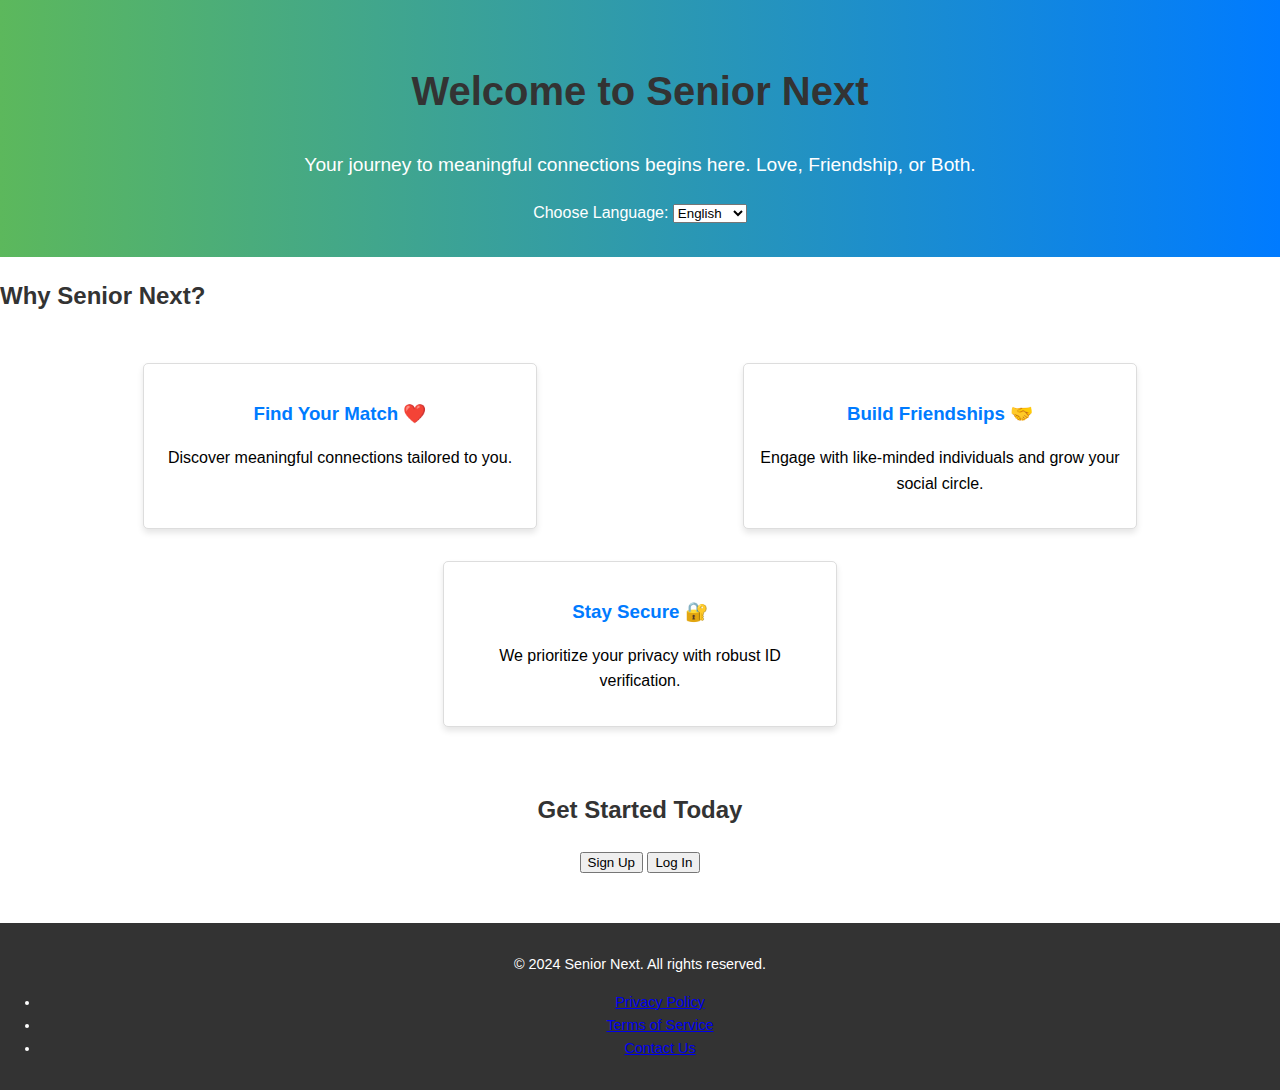
<file: landing.html>
<!DOCTYPE html>
<html lang="en">
<head>
  <meta charset="UTF-8">
  <meta name="viewport" content="width=device-width, initial-scale=1.0">
  <meta name="description" content="Senior Next - Find love, friendship, or both tailored for seniors.">
  <title>Senior Next - Landing</title>
  <link rel="stylesheet" href="https://necolas.github.io/normalize.css/8.0.1/normalize.css">
  <link href="style.css" rel="stylesheet" type="text/css"/>
</head>
<body>
  <header class="landing-header">
    <div class="container">
      <h1>Welcome to Senior Next</h1>
      <p>Your journey to meaningful connections begins here. Love, Friendship, or Both.</p>
    </div>
    <div class="language-select">
      <label for="languages">Choose Language:</label>
      <select id="languages">
        <option value="en">English</option>
        <option value="es">Español</option>
        <option value="fr">Français</option>
      </select>
    </div>
  </header>
  <main>
    <section id="features">
      <h2>Why Senior Next?</h2>
      <div class="features-container">
        <div class="feature">
          <h3>Find Your Match ❤️</h3>
          <p>Discover meaningful connections tailored to you.</p>
        </div>
        <div class="feature">
          <h3>Build Friendships 🤝</h3>
          <p>Engage with like-minded individuals and grow your social circle.</p>
        </div>
        <div class="feature">
          <h3>Stay Secure 🔐</h3>
          <p>We prioritize your privacy with robust ID verification.</p>
        </div>
      </div>
    </section>
    <section id="cta">
      <h2>Get Started Today</h2>
      <button onclick="window.location.href='signup.html'">Sign Up</button>
      <button onclick="window.location.href='login.html'">Log In</button>
    </section>
  </main>
  <footer>
    <p>© 2024 Senior Next. All rights reserved.</p>
    <ul class="footer-links">
      <li><a href="#">Privacy Policy</a></li>
      <li><a href="#">Terms of Service</a></li>
      <li><a href="#">Contact Us</a></li>
    </ul>
  </footer>
  <script src="javascript.js"></script>
</body>
</html>
</file>
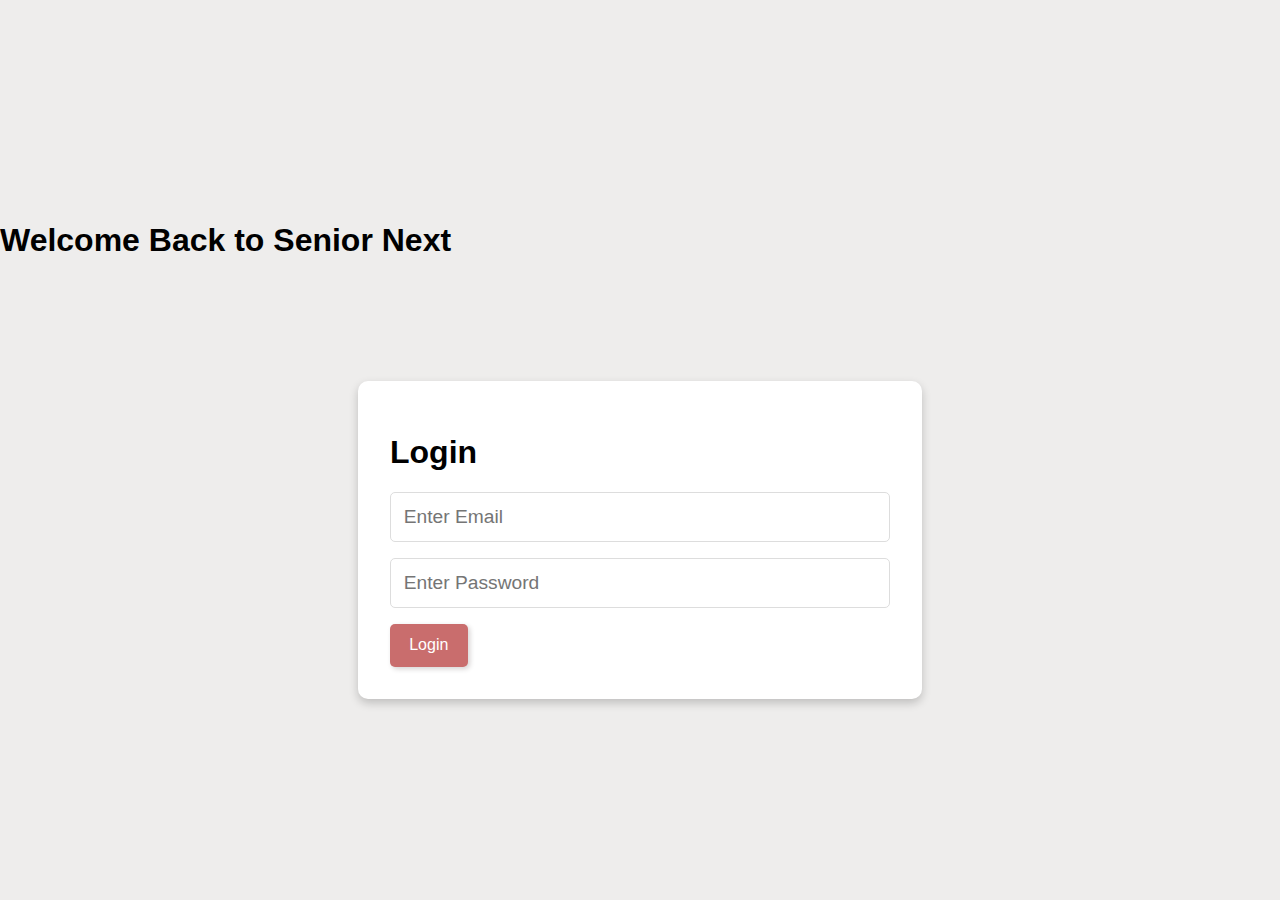
<file: login.html>
<!DOCTYPE html>
<html lang="en">
<head>
  <meta charset="UTF-8">
  <meta name="viewport" content="width=device-width, initial-scale=1.0">
  <meta name="description" content="Senior Next - Log in to your account.">
  <title>Senior Next - Login</title>
  <link rel="stylesheet" href="https://necolas.github.io/normalize.css/8.0.1/normalize.css">
  <link href="form.css" rel="stylesheet">
</head>
<body>
  <!-- Login Page -->
  <header>
    <h1>Welcome Back to Senior Next</h1>
  </header>
</head>
<body>
  <div class="signup-container">
    <h1>Login</h1>
    <form id="login-form">
      <input type="email" id="login-email" placeholder="Enter Email" required />
      <input type="password" id="login-password" placeholder="Enter Password" required />
      <button type="submit">Login</button>
    </form>
    <p id="error-message" style="color: red; margin-top: 10px; display: none;">Invalid email or password!</p>
  </div>

  <script src="javascript.js"></script>
</body>
</html>
</file>
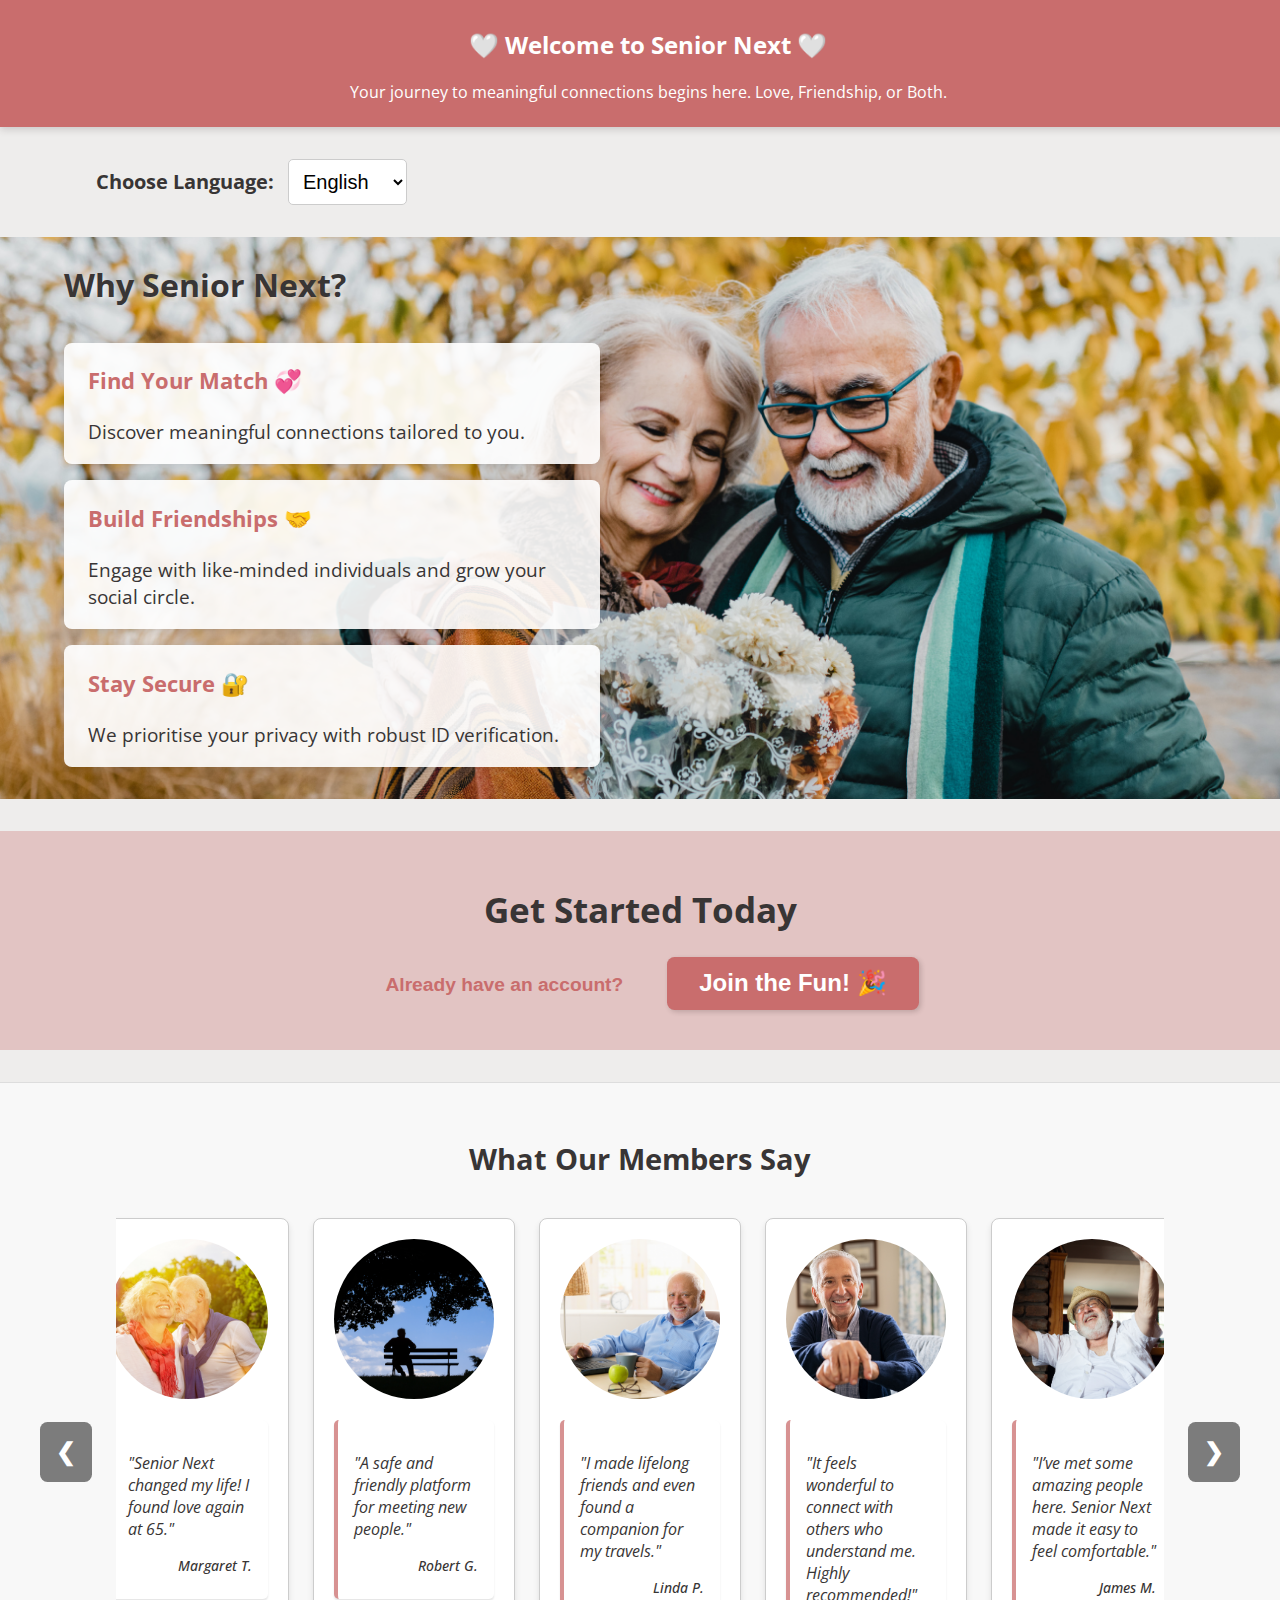
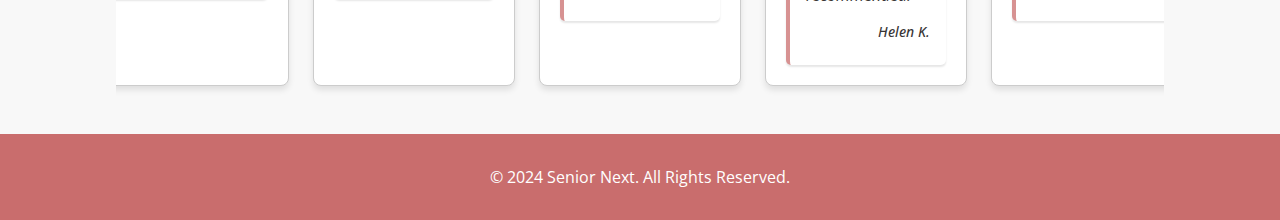
<file: HTML/landing.html>
<!DOCTYPE html>
<html lang="en">
<head>
  <meta charset="UTF-8">
  <meta name="viewport" content="width=device-width, initial-scale=1.0">
  <meta name="description" content="Senior Next - Find love, friendship, or both tailored for seniors.">
  <title>Senior Next - Landing</title>
  <link rel="stylesheet" href="https://necolas.github.io/normalize.css/8.0.1/normalize.css">
  <link href="../CSS/landing.css" rel="stylesheet"/>
</head>
<body>

  <!-- Top Bar -->
  <header class="top-bar">
    <h2 id="welcome-text">🤍 Welcome to Senior Next 🤍</h2>
    <p id="description">Your journey to meaningful connections begins here. Love, Friendship, or Both.</p>
  </header>

  <!-- Language Selection Dropdown -->
  <div class="language-select">
    <label for="languages">Choose Language:</label>
    <select id="languages" onchange="translatePage()">
      <option value="en">English</option>
      <option value="es">Español</option>
      <option value="fr">Français</option>
    </select>
  </div>

  <main>
    <!-- Why Senior Next Section (Features displayed in a column for responsiveness) -->
    <section id="features">
      <h2 id="features-title">Why Senior Next?</h2>
      <div class="features-container">
        <div class="feature">
          <h3 id="find-your-match">Find Your Match 💞</h3>
          <p id="match-desc">Discover meaningful connections tailored to you.</p>
        </div>
        <div class="feature">
          <h3 id="build-friendships">Build Friendships 🤝</h3>
          <p id="friendship-desc">Engage with like-minded individuals and grow your social circle.</p>
        </div>
        <div class="feature">
          <h3 id="stay-secure">Stay Secure 🔐</h3>
          <p id="secure-desc">We prioritise your privacy with robust ID verification.</p>
        </div>
      </div>
    </section>

    <!-- Call to Action Section -->
    <section id="cta">
      <h2 id="cta-text">Get Started Today</h2>
      <button id="login-btn" onclick="location.href='login.html'">Already have an account?</button>
      <button id="signup-btn" onclick="location.href='signup.html'">Join the Fun! 🎉</button>
    </section>

    <!-- Testimonials Section (Image-based reviews) -->
    <section id="carousel">
      <h2 id="carousel-title">What Our Members Say</h2>
      <div class="carousel-container">
        <button class="carousel-button prev">❮</button>
        <div class="carousel-reviews">
          <div class="review">
            <img src="../Senior Images/Beatrice Tea.png" alt="Margaret T.">
            <blockquote>
              <p id="review-1-text">"Senior Next changed my life! I found love again at 65."</p>
              <cite id="review-1-name">–Beatrice T.</cite>
            </blockquote>
          </div>
          <div class="review">
            <img src="../Senior Images/Theo Jorn.png" alt="Robert G.">
            <blockquote>
              <p id="review-2-text">"A safe and friendly platform for meeting new people."</p>
              <cite id="review-2-name">– Theo J.</cite>
            </blockquote>
          </div>
          <div class="review">
            <img src="../Senior Images/Forne Taine.png" alt="Linda P.">
            <blockquote>
              <p id="review-3-text">"I made lifelong friends and even found a companion for my travels."</p>
              <cite id="review-3-name">– Forne T.</cite>
            </blockquote>
          </div>
          <!-- New additional reviews -->
          <div class="review">
            <img src="../Senior Images/Jones To.png" alt="Helen K.">
            <blockquote>
              <p id="review-4-text">"It feels wonderful to connect with others who understand me. Highly recommended!"</p>
              <cite id="review-4-name">– Jones T.</cite>
            </blockquote>
          </div>
          <div class="review">
            <img src="../Senior Images/Forwea Lone.png" alt="James M.">
            <blockquote>
              <p id="review-5-text">"I’ve met some amazing people here. Senior Next made it easy to feel comfortable." </p>
              <cite id="review-5-name">– Forwea M.</cite>
            </blockquote>
          </div>
        </div>
        <button class="carousel-button next">❯</button>
      </div>
    </section>
  
    <!-- Footer -->
    <footer>
      <p id="footer-text">© 2024 Senior Next. All Rights Reserved.</p>
    </footer>
  </main>
  
  <script src="../Javascript/translate.js"></script>
</body>
</html>
</file>
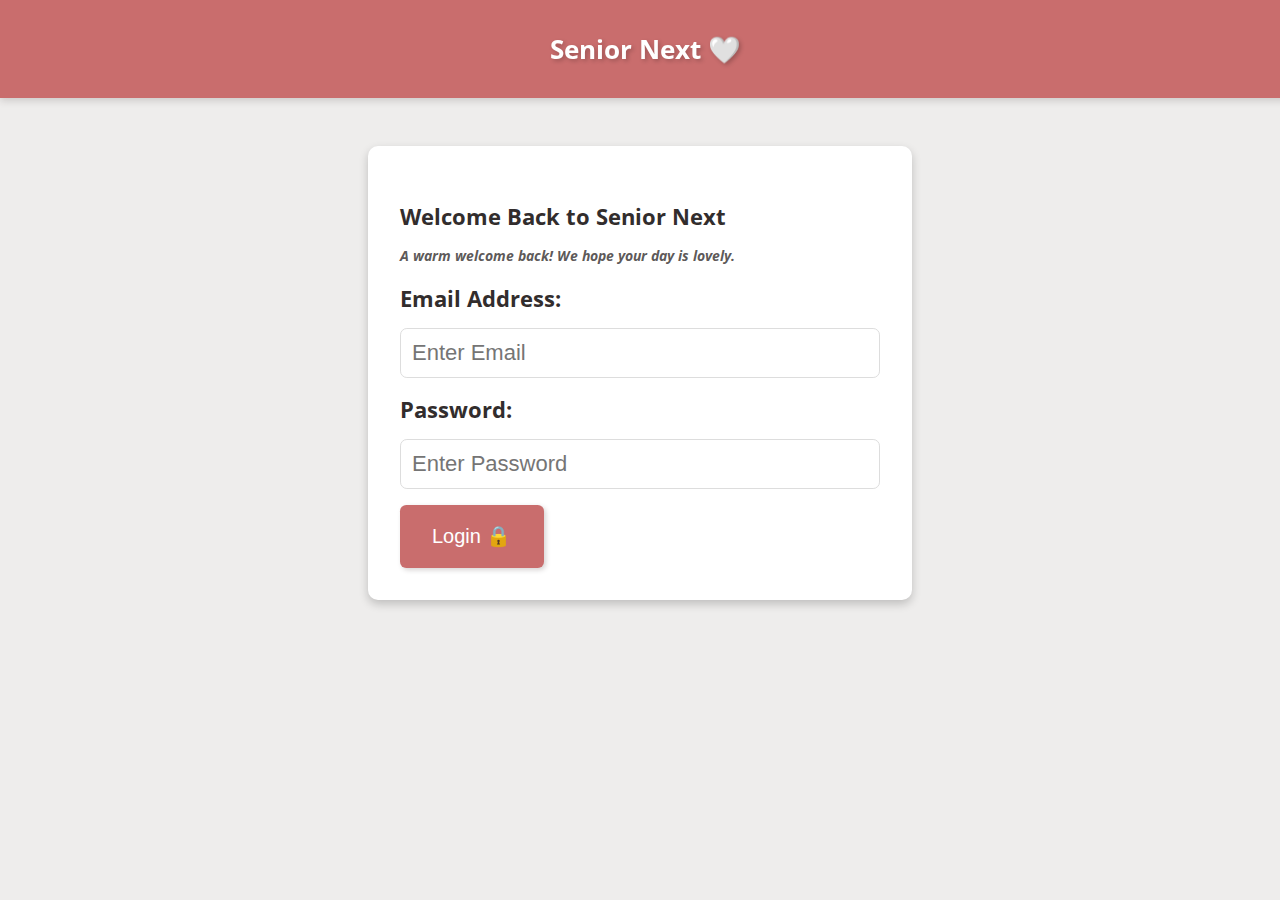
<file: HTML/login.html>
<!DOCTYPE html>
<html lang="en">
<head>
  <meta charset="UTF-8">
  <meta name="viewport" content="width=device-width, initial-scale=1.0">
  <meta name="description" content="Senior Next - Log in to your account.">
  <title>Senior Next - Login</title>
  <link rel="stylesheet" href="https://necolas.github.io/normalize.css/8.0.1/normalize.css">
  <link href="../CSS/form.css" rel="stylesheet">
</head>
<body>
  <!-- Top Bar -->
  <header class="top-bar">
    <h3>Senior Next 🤍</h3>
  </header>

  <!-- Login Container -->
  <div class="login-container">
    <p class="description-primary">Welcome Back to Senior Next</p>
    <p class="description-secondary">A warm welcome back! We hope your day is lovely.</p>
    <!-- Login Form -->
    <form id="login-form">
      <label for="login-email">Email Address:</label>
      <input type="email" id="login-email" placeholder="Enter Email" required>
      
      <label for="login-password">Password:</label>
      <input type="password" id="login-password" placeholder="Enter Password" required>
      <!-- Submit Button -->
      <button type="button" onclick="window.location.href='../index.html'">Login 🔒</button>
    </form>

    <!-- Error Message -->
    <p id="error-message" style="display: none; color: red;">Invalid email or password!</p>
  </div>
  <script src="../Javascript/form.js"></script>
  <script src="../Javascript/topbar.js"></script>
</body>
</html>
</file>
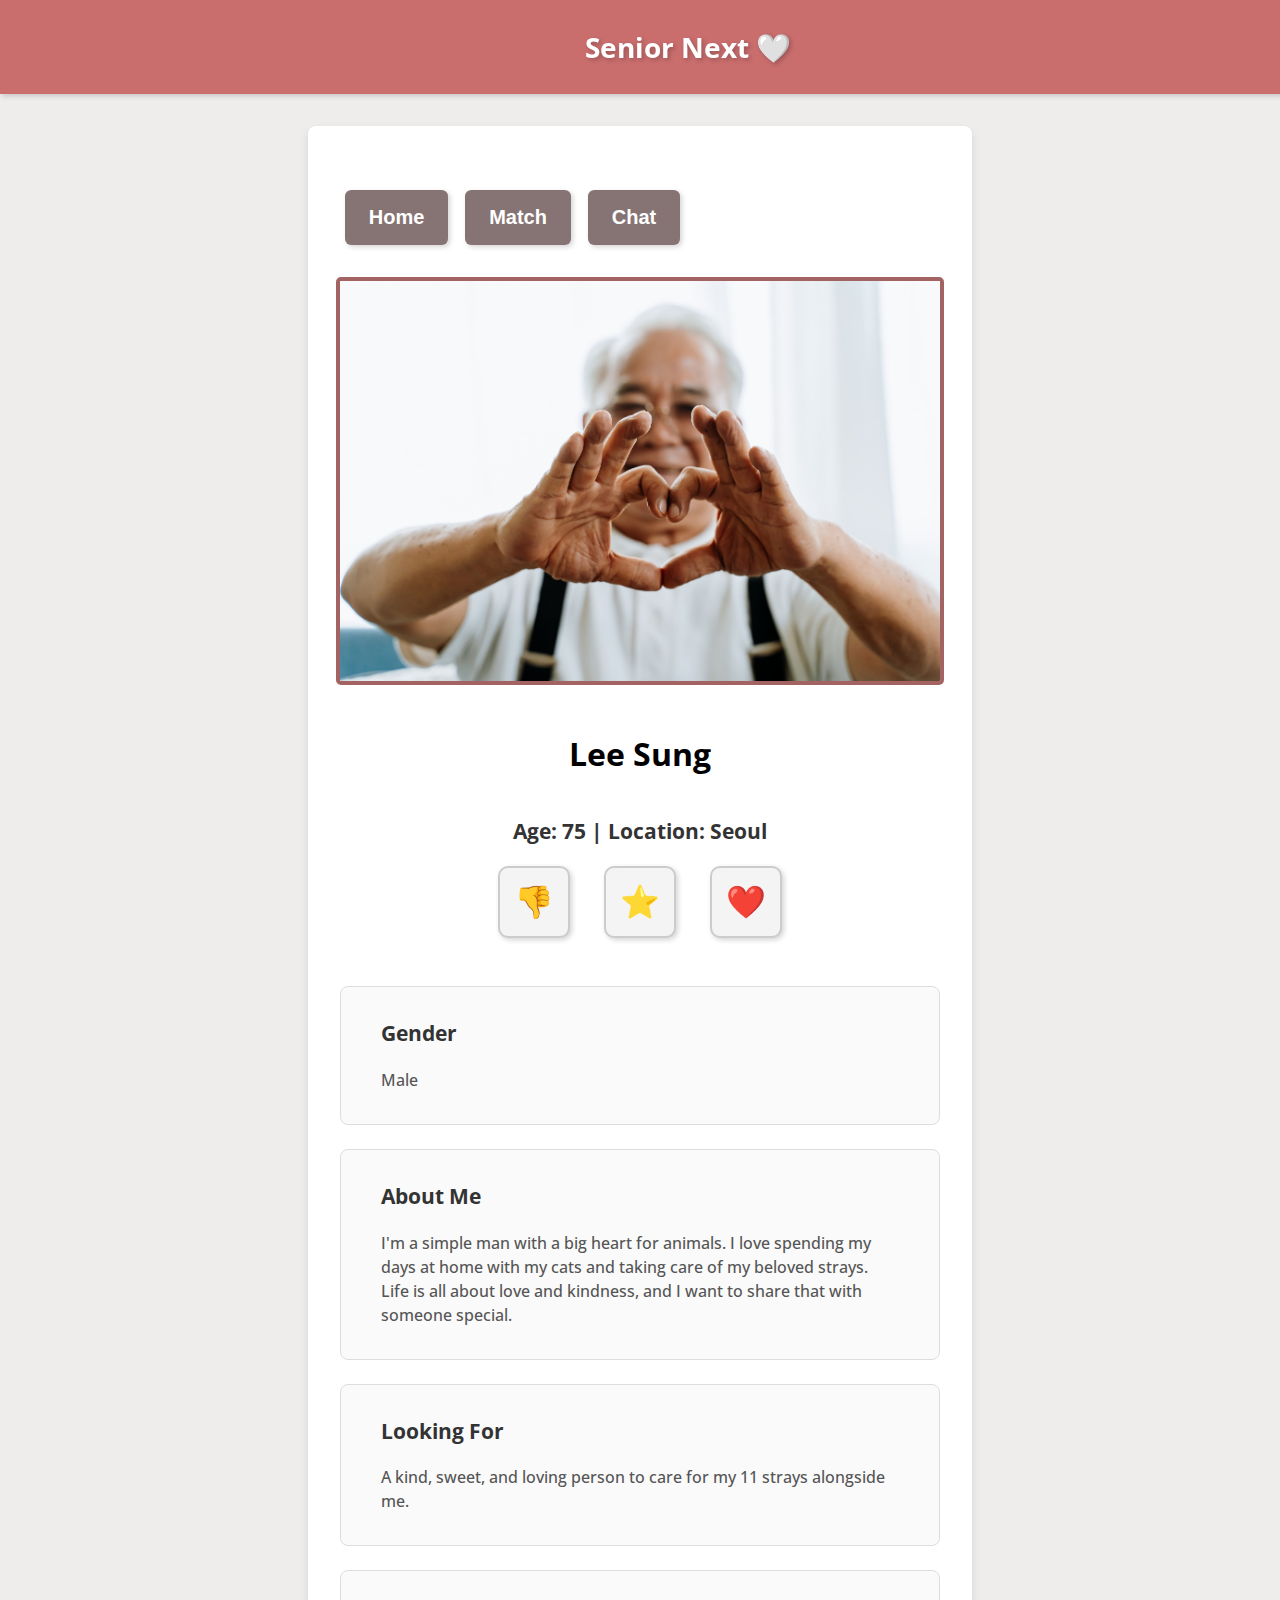
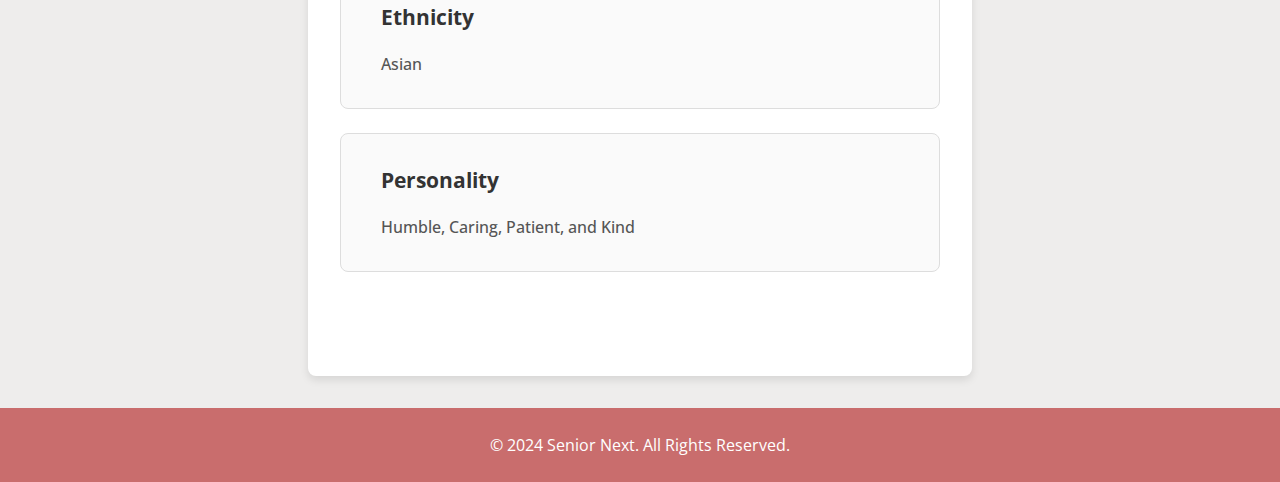
<file: HTML/profile.html>
<!DOCTYPE html>
<html lang="en">
<head>
  <meta charset="UTF-8">
  <meta name="viewport" content="width=device-width, initial-scale=1.0">
  <meta name="description" content="Senior Next - Find Your Match!">
  <title>Senior Next - Profile</title>
  <link rel="stylesheet" href="https://necolas.github.io/normalize.css/8.0.1/normalize.css">
  <link href="../CSS/style.css" rel="stylesheet">
  <link href="../CSS/profile.css" rel="stylesheet">
</head>
<body>
  <!-- Top Bar -->
  <header class="top-bar">
    <h3>Senior Next 🤍</h3>
  </header>

  <!-- Match Popup -->
  <div id="match-message">You Matched! 💖</div>
  <div id="reject-message">Not a Match</div>

  <!-- Main Container -->
  <div class="main-container">
    <div class="profile-container">
      <!-- Navigation Bar -->
      <div class="nav-bar">
        <button class="nav-btn" onclick="window.location.href='../index.html'">Home</button>
        <button class="nav-btn">Match</button>
        <button class="nav-btn">Chat</button>
      </div>
      <!--Senior Cardd-->
      <section class="senior-card">
        <!-- Profile Image -->
        <img src="../Senior Images/Lee Sung.png" alt="Profile of Lee Sung" class="senior-image">
        <h2>Lee Sung</h2>
        <h3 class="age-location">Age: 75 | Location: Seoul</h3>

        <!-- Interaction Emojis -->
        <div class="emojis">
          <button class="emoji-btn" aria-label="Dislike" onclick="reject()">
            👎
          </button>
          <button class="emoji-btn" aria-label="Favourite" onclick="toggleFavorite()">
            ⭐
          </button>
          <button class="emoji-btn" aria-label="Like" onclick="like()">
            ❤️
          </button>
        </div>

        <!-- Profile Details -->
        <div class="senior-info">
          <div class="info-box">
            <h3>Gender</h3>
            <p>Male</p>
          </div>
          <div class="info-box">
            <h3>About Me</h3>
            <p>I'm a simple man with a big heart for animals. I love spending my days at home with my cats and taking care of my beloved strays. Life is all about love and kindness, and I want to share that with someone special.</p>
          </div>
          <div class="info-box">
            <h3>Looking For</h3>
            <p>A kind, sweet, and loving person to care for my 11 strays alongside me.</p>
          </div>
          <div class="info-box">
            <h3>Ethnicity</h3>
            <p>Asian</p>
          </div>
          <div class="info-box">
            <h3>Personality</h3>
            <p>Humble, Caring, Patient, and Kind</p>
          </div>
        </div>
      </section>
    </div>
  </div>

  <!-- Footer -->
  <footer>
    <p>© 2024 Senior Next. All Rights Reserved.</p>
  </footer>

  <script>
    // Match message pop-up
    function like() {
      const matchMessage = document.getElementById('match-message');
      matchMessage.style.display = 'block'; // Show match message
      setTimeout(() => {
        matchMessage.style.display = 'none'; // Hide after 2 seconds
      }, 2000);
    }

    // Toggle favorite button
    function toggleFavorite() {
      const favoriteButton = document.querySelector('.emoji-btn[aria-label="Favourite"]');
      favoriteButton.classList.toggle('favorited'); // Toggle gold color when favorited
    }

    // Reject message pop-up
    function reject() {
      const rejectMessage = document.getElementById('reject-message');
      rejectMessage.style.display = 'block'; // Show reject message
      setTimeout(() => {
        rejectMessage.style.display = 'none'; // Hide after 2 seconds
      }, 2000);
    }
  </script>
  <script src="../Javascript/topbar.js"></script>
</body>
</html>
</file>
<file: style.css>
/* General Styles */
body {
    font-family: Arial, sans-serif;
    line-height: 1.6;
    margin: 0;
    padding: 0;
  }
  
  /* Navbar */
  .navbar {
    display: flex;
    justify-content: space-between;
    padding: 1rem;
    background-color: #333;
    color: #fff;
  }
  
  .nav-links {
    list-style: none;
    display: flex;
    gap: 1rem;
  }
  
  .nav-links a {
    color: #fff;
    text-decoration: none;
  }
  
  /* Homepage Sections */
  .status-update, .news-feed, .carousel-section {
    padding: 1.5rem;
    margin: 1rem;
    border: 1px solid #ddd;
    background: #f9f9f9;
    border-radius: 8px;
  }
  
  /* Carousel */
  .carousel {
    display: flex;
    overflow-x: auto;
  }
  
  .carousel-item {
    margin: 0 10px;
    flex: 0 0 auto;
  }
  
  h1, h2, h3 {
    color: #333;
  }
  
  /* Header */
  .landing-header {
    background: linear-gradient(to right, #5cb85c, #007bff);
    color: #fff;
    padding: 2rem;
    text-align: center;
  }
  
  .landing-header h1 {
    font-size: 2.5rem;
  }
  
  .landing-header p {
    font-size: 1.2rem;
  }
  
  /* Features Section */
  .features-container {
    display: flex;
    justify-content: space-around;
    flex-wrap: wrap;
    margin: 2rem auto;
    max-width: 1200px;
  }
  
  .feature {
    background: #fff;
    border: 1px solid #ddd;
    border-radius: 5px;
    padding: 1rem;
    width: 30%;
    margin: 1rem;
    text-align: center;
    box-shadow: 0px 4px 6px rgba(0, 0, 0, 0.1);
  }
  
  .feature h3 {
    margin-bottom: 1rem;
    color: #007bff;
  }
  
  /* CTA */
  #cta {
    text-align: center;
    margin: 3rem 0;
  }
  
  #cta .btn {
    background: #007bff;
    color: #fff;
    padding: 1rem 2rem;
    text-decoration: none;
    border-radius: 5px;
    font-size: 1rem;
  }
  
  #cta .btn:hover {
    background: #0056b3;
    transition: background 0.3s;
  }
  
  /* Footer */
  footer {
    background: #333;
    color: #fff;
    padding: 1rem 0;
    text-align: center;
    font-size: 0.9rem;
  }
</file>
<file: form.css>
/* General Styles */
body {
  font-family: Arial, sans-serif;
  margin: 0;
  padding: 0;
  background-color: #EEEDEC;
  display: flex;
  justify-content: center;
  align-items: flex-start;
  height: 100vh;
  flex-direction: column;
}

/* Top Bar */
.top-bar {
  background-color: #c96d6d;
  color: white;
  padding: 5px;
  text-align: center;
  font-size: 1.5rem;
  position: fixed;
  top: 0;
  left: 0;
  width: 100%;  /* Full width */
  z-index: 10;  /* Ensure it's on top of other content */
  box-shadow: 2px 2px 5px rgba(49, 36, 36, 0.2);
}

.top-bar h3 {
  text-shadow: 2px 2px 4px rgba(0, 0, 0, 0.219); /* Adding text shadow */
}

/* Container */
.signup-container, .login-container {
  background: #fff;
  border-radius: 10px;
  padding: 2rem;
  box-shadow: 0 4px 10px rgba(0, 0, 0, 0.2);
  width: 90%;  /* Default width for mobile */
  max-width: 500px;  /* Max width for larger screens */
  margin: 120px auto 0; /* Push content below the fixed top bar dynamically (80px + top bar height) */
  /* Adjusted margin to avoid overlap with fixed top bar */
}

.signup-container h2, .login-container h2 {
  font-size: 1.7rem;
  color: #383535;
  text-align: left;
  margin-bottom: 1rem;
}

.step-navigation {
  display: flex;
  justify-content: space-between;
  align-items: center;
  margin-top: 1rem;
}

#step-indicator {
  font-weight: bold;
  color: #322d2dcc;
  text-align: right; /* Align the step indicator to the right */
}

label {
  display: block;
  margin-bottom: 0.5rem;
  font-size: 1.1rem;
  color: #322d2d;
}

input, select, textarea {
  width: 100%;
  padding: 0.8rem;
  margin-bottom: 1rem;
  border: 1px solid #ddd;
  border-radius: 5px;
  box-sizing: border-box;
  font-size: 1.1rem;
}

button {
  background-color: #c96d6d;
  color: white;
  border: none;
  padding: 0.8rem 1.2rem;
  border-radius: 5px;
  font-size: 1rem;
  cursor: pointer;
  transition: transform 0.2s, box-shadow 0.2s;
  box-shadow: 2px 2px 5px rgba(49, 36, 36, 0.2);
}

button:disabled {
  background-color: #ccc;
  cursor: not-allowed;
}

button:hover:not(:disabled) {
  background-color: #b36262;
  transform: scale(1.05);
  box-shadow: 4px 4px 10px rgba(0, 0, 0, 0.3);
}

/* Option Buttons */
.option-btn {
  display: block;
  width: 100%;
  margin: 15px 0;
  background: linear-gradient(to bottom, #ffffff, #f0eeee);  /* Soft white gradient */
  box-shadow: 2px 2px 8px rgba(49, 36, 36, 0.228);
  font-size: 1.5rem;
  color: #383535d7;  /* text colour  */
  font-weight: 600;  /* Semi-bold text */
  border-radius: 5px;  /* Optional: round corners for button */
  transition: background-color 0.3s, transform 0.3s, box-shadow 0.3s; /* Smooth animation */
}

/* Hover Effect for Option Buttons */
.option-btn:hover {
  background: #c96d6d;  /* Hover background color same as other buttons */
  color: white;  /* Text color changes to white on hover */
  transform: scale(1.05);  /* Slight scaling effect */
  box-shadow: 4px 4px 10px rgba(0, 0, 0, 0.3);  /* Enhanced shadow on hover */
}

.option-btn:active {
  transform: scale(0.98);  /* Slightly scale down when active (clicked) */
}

#error-message, #signup-error-message {
  color: rgb(190, 40, 40);
  font-size: 14px;
  margin-top: 10px;
}

#skip-btn {
  background: transparent;
  border: none;
  cursor: pointer;
  text-align: center;
  color: #383535d7;  /* text colour  */
  font-weight: 600;  /* Semi-bold text */
}

/* Media Queries for Responsiveness */

/* For mobile devices (less than 600px) */
@media (max-width: 600px) {
  .top-bar {
    font-size: 1.2rem;
    padding: 10px;
  }

  .signup-container, .login-container {
    width: 95%; /* Use more width on smaller screens */
    margin-top: 90px; /* Adjusted margin for mobile */
    padding: 3rem;
  }

  .signup-container h1 {
    font-size: 1.5rem;
  }

  input, select, textarea {
    font-size: 1rem;
    padding: 0.7rem;
  }

  button {
    font-size: 0.9rem;
    padding: 0.7rem 1rem;
  }
}

/* For tablets (600px to 900px) */
@media (max-width: 900px) and (min-width: 600px) {
  .top-bar {
    font-size: 1.4rem;
  }

  .signup-container, .login-container {
    width: 80%; /* Use 80% width on tablets */
    margin-top: 90px; /* Adjust margin */
    padding: 1.8rem;
  }

  .signup-container h1 {
    font-size: 1.8rem;
  }

  input, select, textarea {
    font-size: 1.1rem;
  }

  button {
    font-size: 1rem;
  }
}

/* For larger screens (900px and up) */
@media (min-width: 900px) {
  .signup-container, .login-container {
    width: 60%; /* 60% width for larger screens */
    margin-top: 100px; /* Ensure there's space below the top bar */
    padding: 2rem;
  }

  .signup-container h1 {
    font-size: 2rem;
  }

  input, select, textarea {
    font-size: 1.2rem;
  }

  button {
    font-size: 1rem;
  }
}
</file>
<file: CSS/landing.css>
@import url('https://fonts.googleapis.com/css2?family=Arima:wght@100..700&family=Asul:wght@400;700&family=Edu+AU+VIC+WA+NT+Arrows:wght@400..700&family=Lato:ital,wght@0,100;0,300;0,400;0,700;0,900;1,100;1,300;1,400;1,700;1,900&family=Open+Sans:ital,wght@0,300..800;1,300..800&family=Roboto:ital,wght@0,100;0,300;0,400;0,500;0,700;0,900;1,100;1,300;1,400;1,500;1,700;1,900&display=swap');
/* General Styles */
body {
  font-family: "Open Sans", sans-serif;
  margin: 0;
  padding: 0;
  background-color: #EEEDEC;
  display: flex; /* Flexbox layout to align content */
  flex-direction: column; /* Stack content vertically */
  min-height: 100vh; /* Ensure body spans full height of viewport */
  overflow-x: hidden; /* Prevent horizontal overflow */
  color: #383535;
}

/* Top Bar */
.top-bar {
  background-color: #c96d6d;
  color: white;
  padding: 0.3125rem; /* 5px / 16px = 0.3125rem */
  text-align: center; /* Centre-align text */
  width: 100%; /* Full width */
  box-shadow: 0 0.125rem 0.5rem rgba(49, 36, 36, 0.2); /* Shadow for the top bar */
  top: 0;
  z-index: 10;
}

.top-bar h3 {
  text-shadow: 0.125rem 0.125rem 0.25rem rgba(0, 0, 0, 0.219); /* Adding text shadow */
}

/* Language Selector */
.language-select {
  padding: 0 4rem; /* Horizontal padding for alignment */
  width: 100%;
  margin: 2rem auto; /* Center horizontally with a margin */
  text-align: left;
  font-weight: bold;
}

.language-select label {
  font-size: 1.25rem;
  margin-right: 0.625rem;
}

.language-select select {
  padding: 0.625rem; /* Space inside the select box */
  font-size: 1.25rem;
  border: 1px solid #ccc;
  border-radius: 0.3125rem;
  background-color: white;
}

/* Features Section */
#features {
  background-image: url("../Senior Images/background/features-background.png");
  background-size: cover;
  background-position: center;
  text-align: left;
  padding: 0 4rem; /* Padding for spacing inside */
  display: flex;
  flex-direction: column;
  align-items: flex-start;
}

#features h2 {
  font-size: 2rem; /* Heading size */
  text-shadow: 0.125rem 0.2rem 0.3rem rgba(255, 255, 255, 0.646); /* Adding text shadow */
}

/* Features Box Styling (Column Layout) */
.features-container {
  display: flex;
  flex-direction: column; /* Stack the feature boxes vertically */
  gap: 1rem; /* Space between features */
  margin-top: 0.6rem;
  margin-bottom: 2rem;
  width: 100%;
}

.feature {
  background: rgba(255, 255, 255, 0.9); /* Semi-transparent background */
  padding: 0 1.5rem; /* Padding inside the box */
  width: 100%;
  max-width: 30.5rem; /* Max width of 600px */
  box-shadow: 0 0.125rem 0.5rem rgba(0, 0, 0, 0.1); /* Box shadow */
  border-radius: 0.5rem; /* Rounded corners */
  text-align: left;
  transition: transform 0.2s ease, box-shadow 0.3s ease; /* Smooth hover transition */
}

.feature:hover {
  transform: scale(1.05); /* Slightly enlarge on hover */
  box-shadow: 0 0.3125rem 1rem rgba(0, 0, 0, 0.2); /* Increase shadow on hover */
}

.feature h3 {
  color: #c96d6d; /* Color for feature title */
  font-size: 1.4rem; /* Title size */
}

.feature p {
  font-size: 1.2rem; /* Text size for feature description */
}

/* Carousel Section */
#carousel {
  text-align: center;
  background-color: #f8f8f8;
  padding: 2rem; /* Padding for spacing inside the section */
  margin-top: 2rem;
  border-top: 1px solid #ddd; /* Top border to separate from other sections */
}

.carousel-container {
  display: flex;
  align-items: center;
  gap: 1rem;
  justify-content: center;
}

#carousel h2 {
  font-size: 1.8rem; /* Heading size */
  margin-bottom: 1.5rem;
}

/* Review Carousel */
.carousel-reviews {
  display: flex;
  justify-content: center;
  overflow: hidden;
  gap: 1.5rem;
  padding: 0 1.25rem; /* Padding inside the carousel */
}

.review {
  text-align: center;
  max-width: 280px; /* Max width for each review */
  padding: 1.25rem;
  background: #fff;
  border: 1px solid #ccc;
  border-radius: 8px; /* Rounded corners */
  box-shadow: 0 4px 6px rgba(0, 0, 0, 0.1);
  transition: transform 0.5s ease-in-out; /* Smooth hover transition */
  margin: 1rem 0;
}

.review:hover {
  transform: scale(1.05); /* Slightly enlarge on hover */
  box-shadow: 0 0.3125rem 1rem rgba(0, 0, 0, 0.2); /* Increase shadow on hover */
}

.review img {
  width: 10rem; /* Larger image size */
  height: 10rem;
  object-fit: cover;
  border-radius: 50%; /* Circle image */
  margin-bottom: 1rem;
}

.review blockquote {
  font-style: italic;
  font-weight: 400;
}

.review cite {
  display: block;
  font-size: 0.9rem;
  font-weight: 500;
}

/* Blockquote Styling */
blockquote {
  max-width: 250px; /* Max width for blockquotes */
  font-style: italic;
  background: #fff;
  padding: 1rem;
  border-left: 4px solid #c96d6dbe;
  box-shadow: 0 0.125rem 0.125rem rgba(0, 0, 0, 0.1);
  border-radius: 0.3125rem;
  margin: 0 auto; /* Center horizontally */
}

blockquote cite {
  display: block;
  text-align: right;
  font-weight: bold;
  margin: 0.5rem 0;
}

blockquote p {
  text-align: left;
}

/* Call-to-Action Section */
#cta {
  text-align: center;
  margin: 2rem auto;
  padding: 1.5rem 1.5rem;
  background-color: #c96d6d52;
}

#cta h2 {
  font-size: 2.2rem; /* Heading size for CTA */
  margin-bottom: 1rem;
}

/* General Styles for Buttons */
button {
  border: none;
  padding: 1rem 1.5rem; /* Padding for button */
  border-radius: 0.3125em; /* Rounded corners */
  font-size: 1.125rem;
  margin: 0.5rem;
  cursor: pointer; /* Pointer cursor on hover */
  transition: transform 0.2s, box-shadow 0.2s ease; /* Smooth hover animation */
  font-weight: bold;
}

#cta button{
  margin-bottom: 1rem;
}

#cta button:hover {
  background-color: white;
  color: #b36262;
  transform: scale(1.05); /* Slightly enlarge on hover */
  box-shadow: 0 0.3125rem 1rem rgba(0, 0, 0, 0.2); /* Increase shadow on hover */
}

/* Signup Button Style */
#signup-btn {
  font-size: 1.5rem;
  background-color: #c96d6d;
  color: white;
  border: none;
  padding: 0.8rem 2rem; /* Adjusted padding for button */
  cursor: pointer;
  box-shadow: 0.125rem 0.125rem 0.3125rem rgba(49, 36, 36, 0.2);
}

/* Login Button Style */
#login-btn {
  font-size: 1.2rem;
  background-color: transparent;
  color: #c96d6d;
  padding: 0.6rem 1.5rem;
  cursor: pointer;
}

/* Footer */
footer {
  text-align: center;
  padding: 1rem;
  background-color: #c96d6d;
  color: white;
}

footer p {
  font-size: 1rem;
}

.carousel-button {
  background: rgba(0, 0, 0, 0.5);
  color: white;
  border: none;
  padding: 1rem;
  cursor: pointer;
  font-size: 1.5rem;
}

.carousel-button:hover {
  background: rgba(0, 0, 0, 0.8);
}

/* For large screens (desktops, monitors) */
@media (min-width: 1200px) {
  .language-select {
    padding: 0 6rem; /* Extra space around language selector */
  }
  .top-bar {
    padding: 0.5rem; /* Space around the top bar */
  }
  .feature {
    width: 45%; /* Wider feature boxes */
  }
  button {
    font-size: 1.25rem; 
    padding: 1.2rem 2rem; /* Larger buttons */
  }
}

/* For medium-to-large screens (laptops, small desktops) */
@media (min-width: 992px) and (max-width: 1199px) {
  .language-select {
    padding: 0 4rem; /* Standard padding */
  }
  .top-bar {
    padding: 0.4rem; /* Moderate padding */
  }
  .feature {
    width: 48%; /* Slightly smaller feature boxes */
  }
  button {
    font-size: 1.125rem; 
    padding: 1rem 1.5rem; /* Adjust button size */
  }
}

/* For tablet-sized screens */
@media (min-width: 768px) and (max-width: 991px) {
  .language-select {
    padding: 0 3rem; /* Reduce space around language selector */
  }
  .top-bar {
    padding: 0.4rem; /* Moderate space for top bar */
  }
  .features-container {
    flex-direction: row; /* Align features side by side */
    justify-content: space-between; /* Space between features */
  }
  .feature {
    width: 45%; /* Smaller feature boxes */
  }
  button {
    font-size: 1rem; 
    padding: 1rem 1.5rem; /* Standard button size */
  }
}

/* For large phones and small tablets */
@media (min-width: 600px) and (max-width: 767px) {
  .language-select {
    padding: 0 2rem; /* Reduced padding */
  }
  .top-bar {
    padding: 0.375rem; /* Adjust space around the top bar */
  }
  .features-container {
    flex-direction: column; 
    align-items: center; /* Stack features vertically and center them */
  }
  .feature {
    width: 90%; /* Feature boxes take most of the width */
  }
  button {
    font-size: 1rem; 
    padding: 1rem 1.2rem; /* Standard button size */
  }
  #carousel h2 {
    font-size: 1.5rem; /* Smaller heading for carousel */
  }
}

/* For smaller smartphones */
@media (max-width: 599px) {
  .language-select {
    padding: 0 1rem; 
    font-size: 1rem; /* Minimal padding and smaller font */
  }
  .top-bar {
    padding: 0.375rem; /* Adjust space for top bar */
  }
  .features-container {
    flex-direction: column; 
    align-items: center; /* Stack and center features */
  }
  .feature {
    width: 100%; /* Feature boxes take full screen width */
  }
  button {
    font-size: 1rem; 
    padding: 0.8rem 1.2rem; /* Smaller buttons */
  }
  #carousel h2 {
    font-size: 1.3rem; /* Smaller carousel heading */
  }
  .review {
    max-width: 100%; 
    font-size: 0.9rem; /* Smaller font for reviews */
  }
  blockquote {
    max-width: 100%; /* Blockquotes take full width */
  }
}

/* For very small devices (older phones, tiny screens) */
@media (max-width: 420px) {
  .language-select {
    padding: 0 0.5rem; 
    font-size: 0.9rem; /* Tight padding and smaller font */
  }
  .top-bar {
    padding: 0.25rem; 
    font-size: 1rem; /* Small top bar */
  }
  button {
    font-size: 0.9rem; 
    padding: 0.7rem 1.2rem; /* Compact buttons */
  }
  #carousel h2 {
    font-size: 1.2rem; /* Smaller carousel heading */
  }
  .review {
    max-width: 100%; 
    font-size: 0.85rem; /* Smaller font for reviews */
  }
  blockquote {
    max-width: 100%; /* Blockquotes take full width */
  }
  footer p {
    font-size: 0.85rem; /* Smaller footer text */
  }
}
</file>
<file: CSS/form.css>
@import url('https://fonts.googleapis.com/css2?family=Arima:wght@100..700&family=Asul:wght@400;700&family=Edu+AU+VIC+WA+NT+Arrows:wght@400..700&family=Lato:ital,wght@0,100;0,300;0,400;0,700;0,900;1,100;1,300;1,400;1,700;1,900&family=Open+Sans:ital,wght@0,300..800;1,300..800&family=Roboto:ital,wght@0,100;0,300;0,400;0,500;0,700;0,900;1,100;1,300;1,400;1,500;1,700;1,900&display=swap');
/* General Styles */
body {
  font-family: "Open Sans", sans-serif;
  margin: 0;
  padding: 0;
  background-color: #EEEDEC;
  display: flex; /* Flexbox layout to align content */
  flex-direction: column; /* Stack content vertically */
  min-height: 100vh; /* Ensure body spans full height of viewport */
  overflow-x: hidden; /* Prevent horizontal overflow */
}

/* Top Bar */
/* The top bar is styled to stay at the top of the screen and can slide in/out */
.top-bar {
  background-color: #c96d6d;
  color: white;
  padding: 0.3125rem; /* 5px / 16px = 0.3125rem */
  text-align: center; /* Centre-align text */
  font-size: 1.5rem;
  width: 100%; /* Full width */
  box-shadow: 0 0.125rem 0.5rem rgba(49, 36, 36, 0.2);
  position: sticky;
  top: 0; /* starts at top */
  z-index: 10; /* Ensures it stays at the top when scrolling */
  transition: transform 0.3s ease-in-out; /* Smooth slide effect */
}

.top-bar.hidden {
  transform: translateY(-100%); /* Hides the top bar when scrolling down */
  transition: transform 0.3s ease-in-out;
}

.top-bar h3 {
  text-shadow: 0.125rem 0.125rem 0.25rem rgba(0, 0, 0, 0.219); /* Adding text shadow */
}

/* Container */
/* These styles apply to both the signup and login containers */
.signup-container,
.login-container {
  background: #fff;
  border-radius: 0.625rem;
  padding: 2rem;
  box-shadow: 0 0.25rem 0.625rem rgba(0, 0, 0, 0.2);
  width: 100%; /* Adjust container width for larger screens */
  max-width: 30rem; /* Prevent containers from being too wide */
  margin: 3rem auto; /* Increase vertical spacing to reduce crowding */
}

/* Headings */
.signup-container h2,
.login-container h2 {
  font-size: 1.425em;
  color: #383535;
  text-align: left;
  margin-bottom: 1em;
}

/* Step Navigation */
.step-navigation {
  display: flex; /* Align items horizontally */
  justify-content: space-between; /* Space between items */
  align-items: center;
  margin-bottom: 1em; /* 16px / 16px = 1em */
}

/* Step Indicator */
#step-indicator {
  margin: 1.25em; /* Adds space between form content and indicator */
  font-size: 0.9em;
  font-weight: bold;
  color: #322d2dcc;
  text-align: right; /* Align the step indicator to the right */
}

/* Form Inputs & Labels */
/* Style inputs and textareas for consistency */
label {
  display: block; /* Ensure labels are on their own line */
  margin-bottom: 0.625em; /* 10px / 16px = 0.625em */
  font-size: 1.2em;
  font-weight: bold; /* Bold text */
  color: #322d2d;
}

.description-primary {
  font-weight: bold; /* Bold text */
  margin-bottom: 0.625em; /* 10px / 16px = 0.625em */
  font-size: 1.2em;
  color: #322d2d;
}

.description-secondary {
  font-weight: bold; /* Bold text */
  font-style: italic; /* Italic for contrast */
  margin-bottom: 1.25em; /* 20px / 16px = 1.25em */
  font-size: 0.9em;
  color: #322d2dcc;
}

input,
select,
textarea {
  width: 100%;
  padding: 0.5em; /* 8px / 16px = 0.5em */
  margin-bottom: 1rem;
  border: 1px solid #ddd;
  border-radius: 0.3125em; /* 5px / 16px = 0.3125em */
  box-sizing: border-box;
  font-size: 1.375em; /* 1.1rem = 1.1 * 16px = 17.6px (rounded to 1.375em) */
}

/* Step 9 Image & ID Preview (Hidden by Default) */
#image-preview,
#id-preview {
  max-width: 100%; /* Ensure it doesn’t overflow container */
  margin-bottom: 0.625em;
  display: none; /* Hide by default */
}

/* Step 10 (ID Validation) */
.verification-box {
  border: 1px solid #ddd;
  border-radius: 0.3125em; /* 5px / 16px = 0.3125em */
  padding: 0.8rem 1.2rem;
  margin-top: 0.625em;
  margin-bottom: 1.25em; /* 20px / 16px = 1.25em */
  background-color: #f9f9f9b5;
}

button {
  background-color: #c96d6d;
  color: white;
  border: none;
  padding: 0.8rem 1.2rem;
  border-radius: 0.3125em; /* 5px / 16px = 0.3125em */
  font-size: 1rem;
  cursor: pointer; /* Pointer cursor on hover */
  transition: transform 0.2s, box-shadow 0.2s ease; /* Smooth hover animation */
  box-shadow: 0.125rem 0.125rem 0.3125rem rgba(49, 36, 36, 0.2);
}

button:disabled {
  background-color: #ccc;
  cursor: not-allowed; /* Prevent interaction */
}

button:hover:not(:disabled) {
  background-color: #b36262;
  transform: scale(1.05);
  box-shadow: 0.25rem 0.25rem 0.625rem rgba(0, 0, 0, 0.3);
}

/* Option Buttons */
.option-btn {
  display: block;
  width: 100%;
  margin: 1rem auto;
  padding: 0.75rem 1rem; /* More padding for larger buttons */
  background: linear-gradient(to bottom, #ffffff, #f0eeee); /* Soft white gradient */
  box-shadow: 0.125rem 0.125rem 0.5rem rgba(49, 36, 36, 0.228);
  font-size: 1.5rem;
  color: #383535d7; /* Text color */
  font-weight: 600; /* Semi-bold text */
  border-radius: 0.3125em; /* Round corners for button */
  transition: background-color 0.3s, transform 0.3s, box-shadow 0.3s; /* Smooth animation */
}

/* Hover Effect for Option Buttons */
.option-btn:hover {
  background: #c96d6d; /* Hover background color same as other buttons */
  color: white; /* Text color changes to white on hover */
  transform: scale(1.05); /* Slight zoom */
}

.option-btn:active {
  transform: scale(0.98); /* Slightly scale down when active (clicked) */
}

/* Navigation Buttons */
#next-btn {
  width: 30%; /* Increased width for better visibility */
}

#back-btn {
  background-color: #5a4949d7;
  border: none;
}

#back-btn:hover {
  background-color: rgba(128, 103, 103, 0.856); /* Slightly darker grey for hover */
}

/* Skip Button */
#skip-btn {
  margin: 0.5em;
  background: transparent;
  border: none;
  cursor: pointer;
  text-align: center;
  color: #383535d7; /* Text color */
  font-weight: 600; /* Semi-bold text */
}

#skip-btn:hover {
  background-color: #c96d6d;
  color: white;
  transform: scale(1.05);
}

/* Error Messages */
#error-message,
#signup-error-message {
  color: rgb(190, 40, 40);
  font-size: 0.875rem;
  margin-top: -1.25rem; /* -20px / 16px = -1.25rem */
}

/* For Media Queries desktop to mobile */
/* For large screens (desktops, monitors) */
@media (min-width: 1200px) {
  .top-bar {
    font-size: 1.4rem; /* Slightly reduced top bar font size */
  }
  label {
    font-size: 1.4em; /* Larger label size */
  }
  button {
    font-size: 1.25rem;
    padding: 1.2rem 2rem; /* Larger buttons */
  }
  .description-primary {
    font-size: 1.4em; /* Larger description text */
  }
  .option-btn {
    font-size: 1.5rem; /* Larger font size for large screens */
  }
  /* Error messages */
  #error-message,
  #signup-error-message {
    font-size: 1rem; /* Larger font size for large screens */
    margin-top: -2rem; /* -20px / 16px = -1.25rem */
  }
}

/* For medium-to-large screens (laptops, small desktops) */
@media (min-width: 992px) and (max-width: 1199px) {
  .top-bar {
    font-size: 1.3rem;
  }
  label {
    font-size: 1.3em; /* Adjust label size */
  }
  button {
    font-size: 1.2rem;
    padding: 1rem 1.8rem; /* Adjust button size */
  }
  .option-btn {
    font-size: 1.4rem; /* Slightly smaller font size for medium screens */
  }
  /* Error messages */
  #error-message,
  #signup-error-message {
    font-size: 0.95rem; /* Slightly smaller font size for medium screens */
    margin-top: -2.1rem; /* -20px / 16px = -1.25rem */
  }
}

/* For tablet-sized screens */
@media (min-width: 768px) and (max-width: 991px) {
  .signup-container,
  .login-container {
    width: 85% !important;
  }
  .top-bar {
    font-size: 1.2rem;
  }
  label {
    font-size: 1.2em; /* Adjust label font size */
  }
  button {
    font-size: 1.1rem;
    padding: 1rem 1.6rem; /* Adjust button size */
  }
  .option-btn {
    font-size: 1.3rem; /* Adjust font size for tablets */
  }
  /* Error messages */
  #error-message,
  #signup-error-message {
    font-size: 0.93rem; /* Adjust font size for tablets */
    margin-top: -2.1rem; /* -20px / 16px = -1.25rem */
  }
}

/* For large phones and small tablets */
@media (min-width: 600px) and (max-width: 767px) {
  .signup-container,
  .login-container {
    width: 70% !important;
  }
  .top-bar {
    font-size: 1.1rem;
  }
  label {
    font-size: 1.1em; /* Slightly smaller labels */
  }
  button {
    font-size: 1rem;
    padding: 1rem 1.4rem;
  }
  .option-btn {
    font-size: 1.2rem; /* Slightly smaller font size for smaller phones */
  }
  /* Error messages */
  #error-message,
  #signup-error-message {
    font-size: 0.91rem; /* Smaller font size for smaller phones */
    margin-top: -2.1rem; /* -20px / 16px = -1.25rem */
  }
}

/* For smaller smartphones */
@media (max-width: 599px) {
  .signup-container,
  .login-container {
    width: 65% !important;
  }
  .top-bar {
    font-size: 1rem;
  }
  label {
    font-size: 1em; /* Adjust label font size for small screens */
  }
  button {
    font-size: 0.9rem;
    padding: 1rem 1.2rem; /* Smaller buttons */
  }
  .option-btn {
    font-size: 1.1rem; /* Decrease font size for smaller screens */
  }
  /* Error messages */
  #error-message,
  #signup-error-message {
    font-size: 0.68rem; /* Smaller font size for small screens */
    margin-top: -1.9rem; /* -20px / 16px = -1.25rem */
  }
}

/* For very small devices (older phones, tiny screens) */
@media (max-width: 420px) {
  .signup-container,
  .login-container {
    width: 69% !important;
  }
  .top-bar {
    font-size: 0.9rem;
  }
  label {
    font-size: 0.9em; /* Smaller labels */
  }
  button {
    font-size: 0.8rem;
    padding: 1rem 1.0rem;
  }
  .option-btn {
    font-size: 1rem; /* Smallest font size for very small screens */
  }
  /* Error messages */
  #error-message,
  #signup-error-message {
    font-size: 0.67rem; /* Smallest font size for very small screens */
    margin-top: -1.9rem; /* -20px / 16px = -1.25rem */
  }
}
</file>
<file: CSS/style.css>
@import url('https://fonts.googleapis.com/css2?family=Arima:wght@100..700&family=Asul:wght@400;700&family=Edu+AU+VIC+WA+NT+Arrows:wght@400..700&family=Lato:ital,wght@0,100;0,300;0,400;0,700;0,900;1,100;1,300;1,400;1,700;1,900&family=Open+Sans:ital,wght@0,300..800;1,300..800&family=Roboto:ital,wght@0,100;0,300;0,400;0,500;0,700;0,900;1,100;1,300;1,400;1,500;1,700;1,900&display=swap');
/* General Styles */
body {
  font-family: "Open Sans", sans-serif;
  margin: 0;
  padding: 0;
  background-color: #EEEDEC;
  flex-direction: column; /* Stack content vertically */
  min-height: 100vh; /* Ensure body spans full height of viewport */
  overflow-x: hidden; /* Prevent horizontal overflow */
}

/* Top Bar */
.top-bar {
  background-color: #c96d6d;
  color: white;
  padding-left: 3rem;
  display: flex;
  align-items: center;
  justify-content: space-between;
  font-size: 1.5rem; /* 1.5rem = 24px */
  width: 100%; /* Full width */
  box-shadow: 0.125rem 0.125rem 0.3125rem rgba(49, 36, 36, 0.2); /* 2px / 16px = 0.125rem */
  position: sticky;
  top: 0;
  z-index: 10; /* Ensure it's on top of other content */
}

.top-bar h3 {
  text-shadow: 0.125rem 0.125rem 0.25rem rgba(0, 0, 0, 0.219); /* Adding text shadow */
}

button {
  background-color: #a58e8e;
  color: #f4f4f4;
  border: none;
  padding: 0.8rem 1.2rem;
  border-radius: 0.3125em; /* 5px / 16px = 0.3125em */
  font-size: 1rem;
  cursor: pointer; /* Pointer cursor on hover */
  transition: transform 0.2s, box-shadow 0.2s ease; /* Smooth hover animation */
  box-shadow: 0.125rem 0.125rem 0.3125rem rgba(49, 36, 36, 0.2);
  margin: 0 0.3rem;
  font-weight: bold;
}

button:disabled {
  background-color: #ccc;
  cursor: not-allowed; /* Prevent interaction */
}

button:hover:not(:disabled) {
  background-color: #715555;
  transform: scale(1.05);
  box-shadow: 0.25rem 0.25rem 0.625rem rgba(0, 0, 0, 0.3);
}

/* Active Button */
button.active {
  background-color: #715555;
  color: white;
  transform: scale(1.05); /* Slightly bigger when active */
  box-shadow: none;
}

/* Logout Button */
#logout {
  color: #715555;
  background-color: transparent;  /* Transparent background */
  padding: 0.625rem 1.25rem;  /* Button padding */
  box-shadow: none;
}

/* Logout Button hover effect */
#logout:hover {
  color: #a58e8e;
}

/* Navbar */
.nav-bar {
  margin: 2rem 0;
}
.nav-btn {
  background-color: #867373;
  color: white;
  padding: 1rem 1.5rem;
  margin-right: 0.5rem;
  margin-left: 0.3;
  font-size: 1.25rem;
}

.search-bar {
  margin-right: 6rem;
  padding: 0.5rem 2rem;
  font-size: 1rem;
  border: none;
  border-radius: 0.3rem;
}

/* Sidebar */
.sidebar {
  width: 20rem; /* Sidebar width */
  padding: 0 1.25rem;
  background-color: #fff;  /* White background for the sidebar */
  box-shadow: 0.125rem 0 0.3125rem rgba(0, 0, 0, 0.2); /* Light shadow */
  position: fixed; /* Sidebar stays fixed on the screen */
  left: -24rem;  /* Initially off-screen */
  height: 100%; /* Full height */
  transition: left 0.3s ease-in-out; /* Smooth transition when toggled */
  overflow: hidden; /* Prevent overflow */
  z-index: 1000; /* Ensure the sidebar stays on top */
}

/* When sidebar is open */
.sidebar.open {
  left: 0; /* Bring the sidebar into view */
}

/* Sidebar button */
#closeSidebar {
  margin-bottom: 1rem;
}

#closeSidebar:hover {
  background-color: #715555;
}

/* Profile Info Section */
.profile-info {
  display: flex;
  flex-direction: column;
  align-items: center;
  background-color: #f4f4f4c9; /* yummy Light gray background for the profile box */
  padding: 1rem; /* Add padding for spacing */
  border-radius: 0.3125rem;
  text-align: center;
  height: 100%;
}

.profile-info img {
  width: 15rem;
  height: 15rem;
  border-radius: 0.5rem;
  object-fit: cover; /* Crop images automatically */
}

.profile-info h4 {
  font-size: 1.25rem; /* Size of the name */
  font-weight: bold;
  margin-bottom: 0.8rem; /* Space below the name */
  color: #333; /* Darker text for the name */
}

.profile-info p {
  font-size: 1rem;  /* Age and location text size */
  font-weight: 500;
}

.main-container {
  transition: margin-left 0.3s ease-in-out;
  padding: 0 3rem;
}

.sidebar.open + .main-container {
  margin-left: 20rem; /* Shifted when sidebar is open */
}

/* Status Carousel Styles */
.status-carousel {
  display: flex;
  gap: 1rem;
  overflow-x: auto;
  scroll-behavior: smooth; /* Smooth scrolling */
}

.status-carousel:hover {
  animation-play-state: paused; /* Pause auto-scroll on hover */
}

.status-feed h2 {
  margin-bottom: 0.4rem;
}

.status {
  width: 8rem;
  height: 8rem;
  background-color: #ffffffac;
  border-radius: 0.5rem;
  box-shadow: 0 0.125rem 0.3125rem rgba(0, 0, 0, 0.1);
  display: flex;
  justify-content: center;
  align-items: center;
  font-size: 1rem;
  margin: 1rem 0;
  padding: 0.5rem;
  transition: transform 0.3s ease; /* Smooth hover effect */
}

.status:hover {
  transform: scale(1.1); /* Slightly bigger when hovered */
}

.status img {
  width: 8rem;
  height: 8rem;
  object-fit: cover; /* Crop images automatically */
  border-radius: 0.3125rem;
}

/* News Carousel */
.news-carousel {
  display: flex;
  gap: 2rem;
  overflow-x: auto;
  white-space: nowrap;
}

.news-item {
  background-color: white;
  padding: 1.25rem;
  margin-top: 2rem;
  border-radius: 0.3125rem;
  box-shadow: 0 0.125rem 0.25rem rgba(0, 0, 0, 0.1);
}

/* User Cards */
.user-cards-section {
  display: flex;
  flex-wrap: wrap;
  margin-bottom: 2rem;
}

.section-title {
  margin-right: 30rem;  /* cos cards keep coming up so Space between the title and the cards */
  margin-bottom: 0.4rem;
}

/* Default layout: cards per line based on screen size */
.user-cards {
  display: grid;
  grid-template-columns: repeat(auto-fit, minmax(200px, 1fr));
  gap: 1rem;
}

.user-card {
  background-color: #f4f4f4;
  padding: 0.625rem;
  border-radius: 0.3125rem;
  text-align: center;
  box-shadow: 0 0.25rem 0.5rem rgba(0, 0, 0, 0.1);
  transition: transform 0.3s;
}

.user-card:hover {
  transform: scale(1.05);
}

.user-card img {
  width: 100%; /* Image takes full width of the card */
  height: auto; /* Maintain aspect ratio */
  max-width: 100%; /* Ensure image doesn't overflow */
  height: 20rem; /* Max height set in rem (equivalent to 200px if 1rem = 16px) */
  border-radius: 0.3125rem; /* Rounded corners for the image */
  object-fit: cover; /* Crop image to fit the container */
}

.user-card h4 {
  font-size: 1.25rem;
  font-weight: bold;
}

.user-card p {
  font-size: 1rem;
  font-weight: 500;
  margin-bottom: 1.5rem;
}

.user-card button {
  margin-bottom: 1rem;
}

/* Filter */
.filter-container {
  margin-top: 2rem;
  text-align: left;
  font-weight: bold;
}

.filter-container label {
  font-size: 1.5rem;
  margin-right: 0.625rem;
}

.filter-container select {
  padding: 0.625rem; /* Space inside the select box */
  font-size: 1.25rem;
  border: 1px solid #ccc;
  border-radius: 0.3125rem;
  background-color: white;
}

footer {
  text-align: center;
  padding: 0.625rem;
  background-color: #c96d6d;
  color: white;
}

/* for large screens (desktops, monitors) */
@media (min-width: 1200px) {
  .user-cards {
    grid-template-columns: repeat(4, 1fr);
  }
}

/* for laptops (medium screens) */
@media (max-width: 1199px) and (min-width: 992px) {
  .user-cards {
    grid-template-columns: repeat(3, 1fr);
    gap: 1.75rem;
  }
  body {
    font-size: 0.95rem;
  }
  .section-title {
    margin-right: 12rem; /* adjust margin for section-title */
  }
}

/* for tablets (small screens) */
@media (max-width: 991px) and (min-width: 768px) {
  .user-cards {
    grid-template-columns: repeat(2, 1fr);
    gap: 1.5rem;
  }
  body {
    font-size: 0.9rem;
  }
  .section-title {
    margin-right: 8rem; /* adjust section-title margin */
  }
}

/* for mobile devices (between 767px and 600px) */
@media (max-width: 767px) and (min-width: 600px) {
  .user-cards {
    grid-template-columns: 1fr;
    gap: 1rem;
  }
  button {
    font-size: 0.75rem;
    padding: 0.5rem 0.8rem;
  }
  .nav-btn { /* specific size reduction for nav-btn */
    font-size: 1rem; /* increased font size for mobile */
    padding: 0.8rem 1rem; /* increased padding for mobile */
  }
  body {
    font-size: 0.85rem;
  }
  .section-title {
    margin-right: -4rem; /* adjust margin for smaller screens */
  }
  .top-bar {
    font-size: 1.5rem;
    height: 20%;
  }
  .top-bar input {
    font-size: 0.8rem; /* reduced size for search input on mobile */
    width: 20%;
    margin-right: 6em;
  }
  .top-bar h3 {
    font-size: 1rem; /* reduced size for top bar heading */
  }
}

/* for devices between 599px and 420px */
@media (max-width: 599px) {
  .user-cards {
    grid-template-columns: 1fr;
    gap: 1rem;
  }
  button {
    font-size: 0.75rem;
    padding: 0.5rem 0.8rem;
  }
  .nav-btn { /* specific size reduction for nav-btn */
    font-size: 0.90rem; /* increased font size for mobile */
    padding: 0.75rem 0.98rem; /* increased padding for mobile */
    margin-left: 0.1rem;
  }
  body {
    font-size: 0.85rem;
  }
  .section-title {
    margin-right: -4rem; /* adjust margin for smaller screens */
  }
  .top-bar {
    font-size: 1.5rem;
    height: 20%;
  }
  .top-bar input {
    font-size: 0.8rem; /* reduced size for search input on mobile */
    width: 20%;
    margin-right: 6em;
  }
  .top-bar h3 {
    font-size: 1rem; /* reduced size for top bar heading */
  }
}
</file>
<file: CSS/profile.css>
/* Senior Profile Card */
.senior-card {
  display: flex;
  flex-direction: column;
  align-items: center;
  text-align: left;
  animation: fadeIn 0.5s ease-in-out;
}

/* Fade-in Animation */
@keyframes fadeIn {
  from {
    opacity: 0;
    transform: translateY(-10px);
  }
  to {
    opacity: 1;
    transform: translateY(0);
  }
}

.senior-image {
  width: 100%;
  height: 25rem; /* Height in rem */
  border-radius: 0.3125rem; /* Border radius in rem */
  object-fit: cover;
  margin-bottom: 1.25rem; /* Margin in rem */
  border: 0.25rem solid #9b5353e7; /* Border in rem */
}

/* Name, Age, and Location */
.senior-card h2 {
  font-size: 2rem;
}

.senior-info h3, .age-location h3 {
  font-size: 1.3rem;
  color: #333;
}

/* Interaction Emojis */
.emojis {
  display: flex;
  justify-content: center;
  gap: 1.5rem;
}

.emoji-btn {
  background-color: #f4f4f4;
  border: 2px solid #ccc;
  font-size: 2rem;
  cursor: pointer;
  display: flex;
  align-items: center;
  justify-content: center;
  width: 4.5rem;
  height: 4.5rem;
  transition: background-color 0.2s, transform 0.2s;
}

.emoji-btn:hover {
  background-color: transparent !important;
  border-color: #9b5353 !important;
  transform: scale(1.1) !important;
}

/* Profile Info */
.senior-info {
  width: 100%;
  text-align: center;
}

.info-box {
  background-color: #fafafa;
  padding: 1rem 2.5rem;
  border: 1px solid #ddd;
  border-radius: 0.5rem;
  margin-bottom: 1.5rem;
}

.info-box h3 {
  font-size: 1.25rem;
  color: #333;
}

.info-box p {
  font-size: 1.15rem;
  font-weight: 500;
  line-height: 1.5;
}

.senior-card h3 {
  font-size: 1.3rem;
  color: #333;
  margin-top: 1rem;
}

/* Top Bar */
.top-bar {
  justify-content: center;
}

.top-bar.hidden {
  transform: translateY(-100%) !important; /* Hides the top bar when scrolling down */
  transition: transform 0.3s ease-in-out !important;
}

/* Main Container */
.profile-container {
  max-width: 37.5rem;
  background: #fff;
  box-shadow: 0 0.25rem 0.5rem rgba(0, 0, 0, 0.1);
  border-radius: 0.5rem;
  padding: 2rem;
  margin: 2rem auto;
}

/* Profile Information */
.senior-info {
  text-align: left;
  padding: 3rem;
}

.senior-info p {
  font-size: 1rem;
  color: #555;
  line-height: 1.5;
}

/* Match Message */
#match-message {
  position: absolute;
  top: 50%;
  left: 50%;
  transform: translate(-50%, -50%);
  padding: 0.625rem; /* 10px */
  background-color: rgba(255, 154, 154, 0.989);
  border-radius: 0.625rem; /* 10px */
  display: none;
  font-size: 1.5rem; /* 24px */
  color: white;
  font-weight: 600;
  box-shadow: 0 0.25rem 0.5rem rgba(0, 0, 0, 0.3); /* 4px, 8px */
}

/* Reject Message */
#reject-message {
  position: absolute;
  top: 50%;
  left: 50%;
  transform: translate(-50%, -50%);
  padding: 0.625rem; /* 10px */
  background-color: rgba(255, 99, 99, 0.973);
  border-radius: 0.625rem; /* 10px */
  display: none;
  font-size: 1.5rem; /* 24px */
  color: white;
  font-weight: 600;
  box-shadow: 0 0.25rem 0.5rem rgba(0, 0, 0, 0.3); /* 4px, 8px */
}

/* for laptops (medium screens) */
@media (max-width: 1199px) and (min-width: 992px) {
  .senior-card h2 {
    font-size: 2.2rem;
  }

  .senior-info h3 {
    font-size: 1.4rem;
  }

  .info-box h3 {
    font-size: 1.4rem;
  }

  .info-box p {
    line-height: 1.4rem;
  }
}

/* for tablets (small screens) */
@media (max-width: 991px) and (min-width: 768px) {
  .senior-card h2 {
    font-size: 2rem;
  }

  .senior-info h3 {
    font-size: 1.3rem;
  }

  .info-box h3 {
    font-size: 1.3rem;
  }

  .info-box p {
    line-height: 1.4rem;
  }

  .senior-card {
    margin-bottom: 1.5rem;
  }
}

/* for mobile devices */
@media (max-width: 599px) {
  .senior-card h2 {
    font-size: 1.6rem;
  }

  .senior-info h3 {
    font-size: 1.1rem;
  }

  .info-box h3 {
    font-size: 1.2rem;
  }

  .info-box p {
    line-height: 1.4rem;
  }

  /* Hide match/reject messages on mobile (or adjust position) */
  #match-message, #reject-message {
    font-size: 1.2rem;
    padding: 0.5rem;
  }

  /* Adjust emojis */
  .emoji-btn {
    font-size: 1.5rem;
    padding: 0.75rem;
  }
}
</file>
